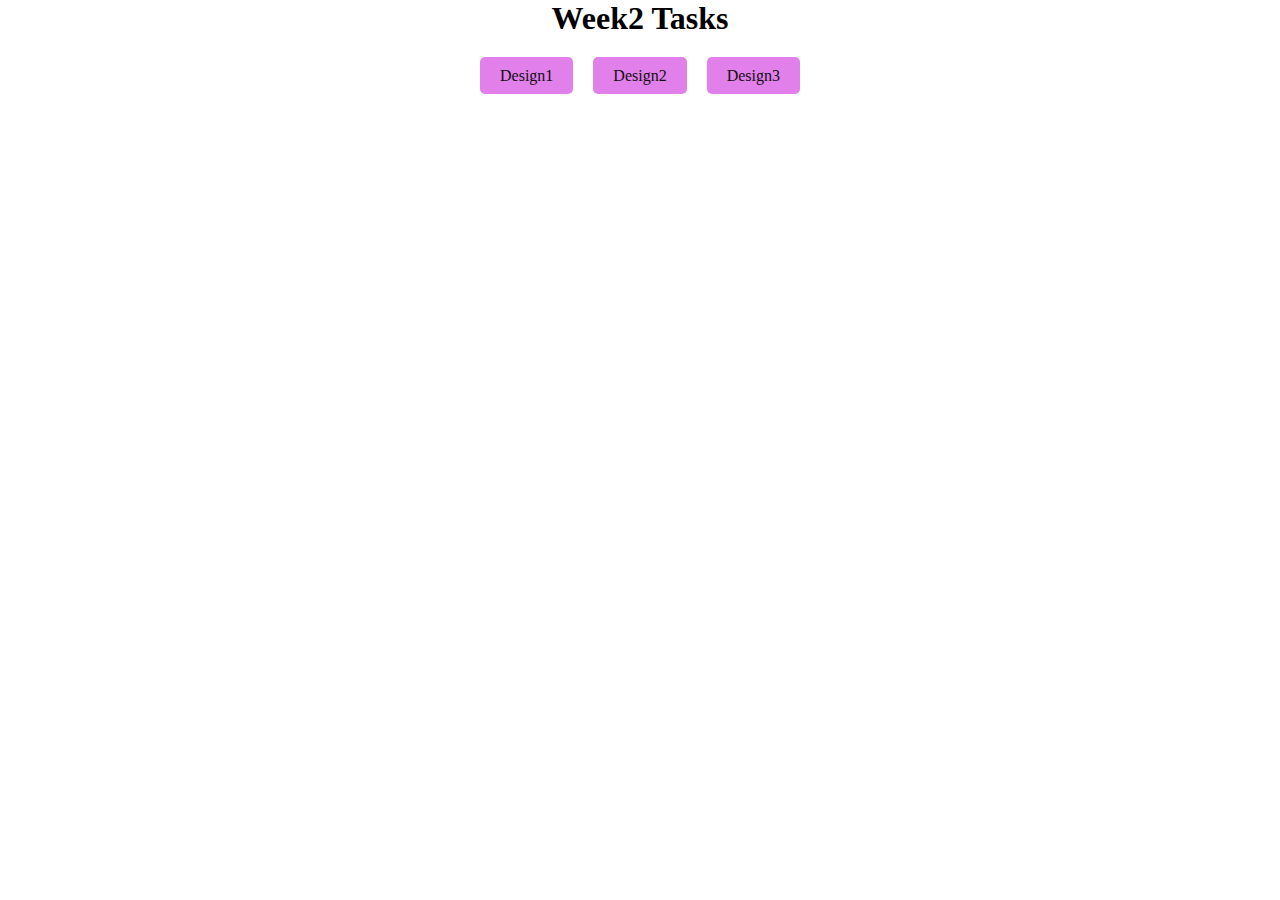
<file: index.html>
<!DOCTYPE html>
<html lang="en">
<head>
    <meta charset="UTF-8">
    <meta name="viewport" content="width=device-width, initial-scale=1.0">
    <link rel="stylesheet" href="style.css">
    <title>Document</title>
</head>
<body>
    <h1>Week2 Tasks</h1>
    <ul>
        <li><a href="design1/index.html" target="_blank" >Design1</a></li>
        <li><a href="design2/index.html" target="_blank" >Design2</a></li>
        <li><a href="design3/index.html" target="_blank" >Design3</a></li>
    </ul>
</body>
</html>
</file>
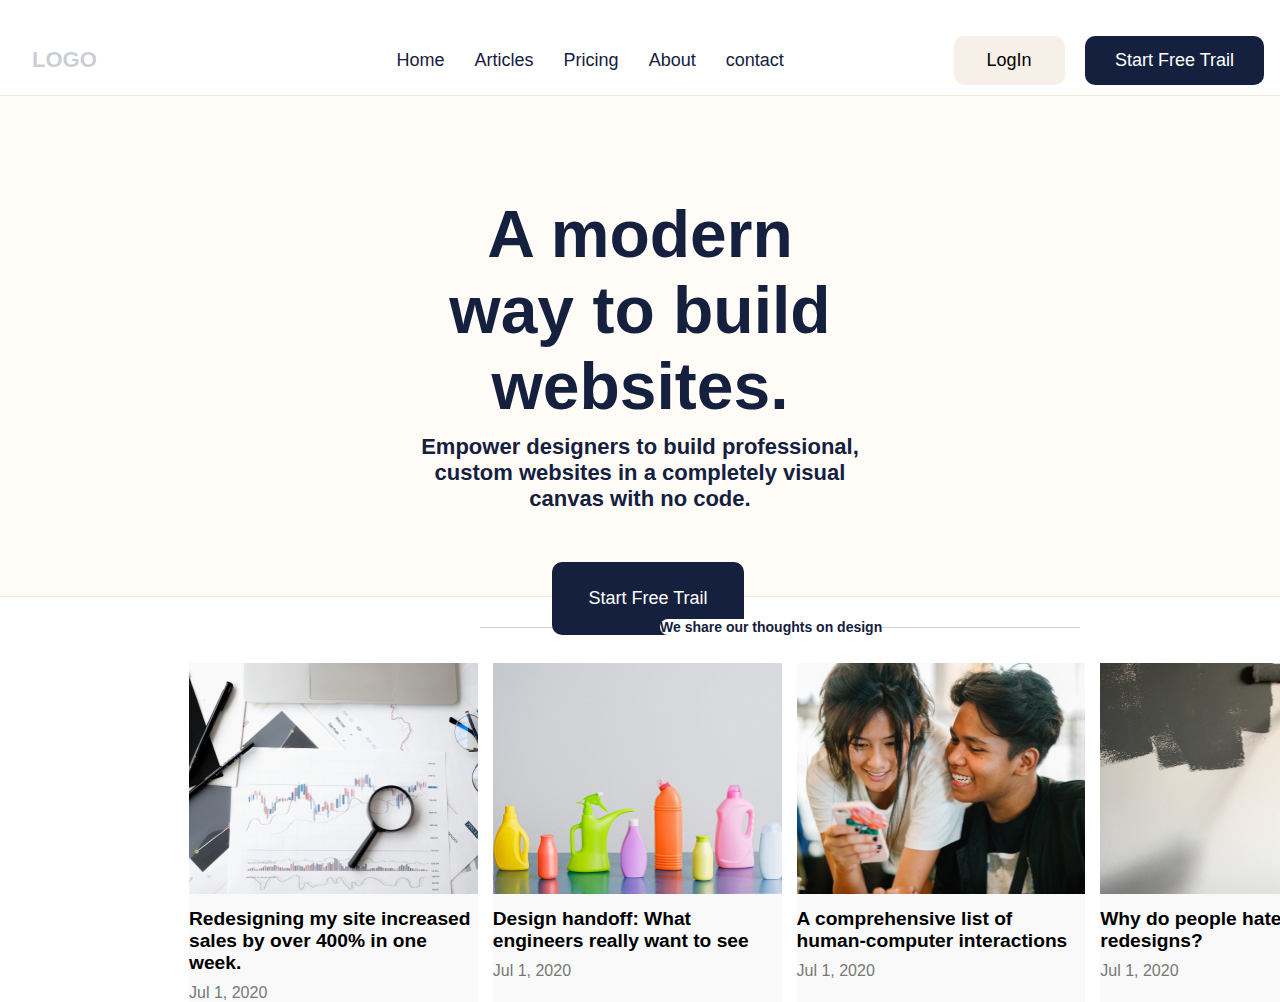
<file: design1/index.html>
<!DOCTYPE html>
<html lang="en">

<head>
    <meta charset="UTF-8">
    <meta name="viewport" content="width=device-width, initial-scale=1.0">
    <link rel="stylesheet" href="style.css">
    <title>Document</title>
</head>

<body>
    
    <header>
        <div class="container">
            <div class="content">
                <div class="logo">LOGO</div>
                <div class="menu">
                    <a href="#">Home</a>
                    <a href="#">Articles</a>
                    <a href="#">Pricing</a>
                    <a href="#">About</a>
                    <a href="#">contact</a>
                </div>
                <div class="btns">
                    <button class="login-btn">LogIn</button>
                    <button class="trail-btn">Start Free Trail</button>
                </div>
            </div>
        </div>
    </header>

    <div class="banner">
        <div class="container">
            <div class="b-content">
                <h1>A modern way to build websites.</h1>
                <p>Empower designers to build professional, custom websites in a completely visual canvas with no code.
                </p>
                <button class="trail2-btn">Start Free Trail</button>
            </div>
        </div>
    </div>

    <div class="line">
        <!-- <div class="text"> -->
        <p>We share our thoughts on design</p>
    <!-- </div> -->
    </div>
    <div class="container">
        <div class="cards">
    
            <div class="card c1">
                <img src="images/p1.png">
                <h1 class="card-h">Redesigning my site increased sales by over 400% in one week.</h1>
                <p class="card-p">Jul 1, 2020</p>
            </div>
    
            <div class="card c2">
                <img src="images/p2.png">
                <h1 class="card-h">Design handoff: What engineers really want to see</h1>
                <p class="card-p">Jul 1, 2020</p>
            </div>
    
            <div class="card">
                <img src="images/p3.png">
                <h1 class="card-h">A comprehensive list of human-computer interactions</h1>
                <p class="card-p">Jul 1, 2020</p>
            </div>
    
            <div class="card">
                <img src="images/p4.png">
                <h1 class="card-h">Why do people hate redesigns?</h1>
                <p class="card-p">Jul 1, 2020</p>
            </div>
        </div>
    </div>

</body>

</html>
</file>
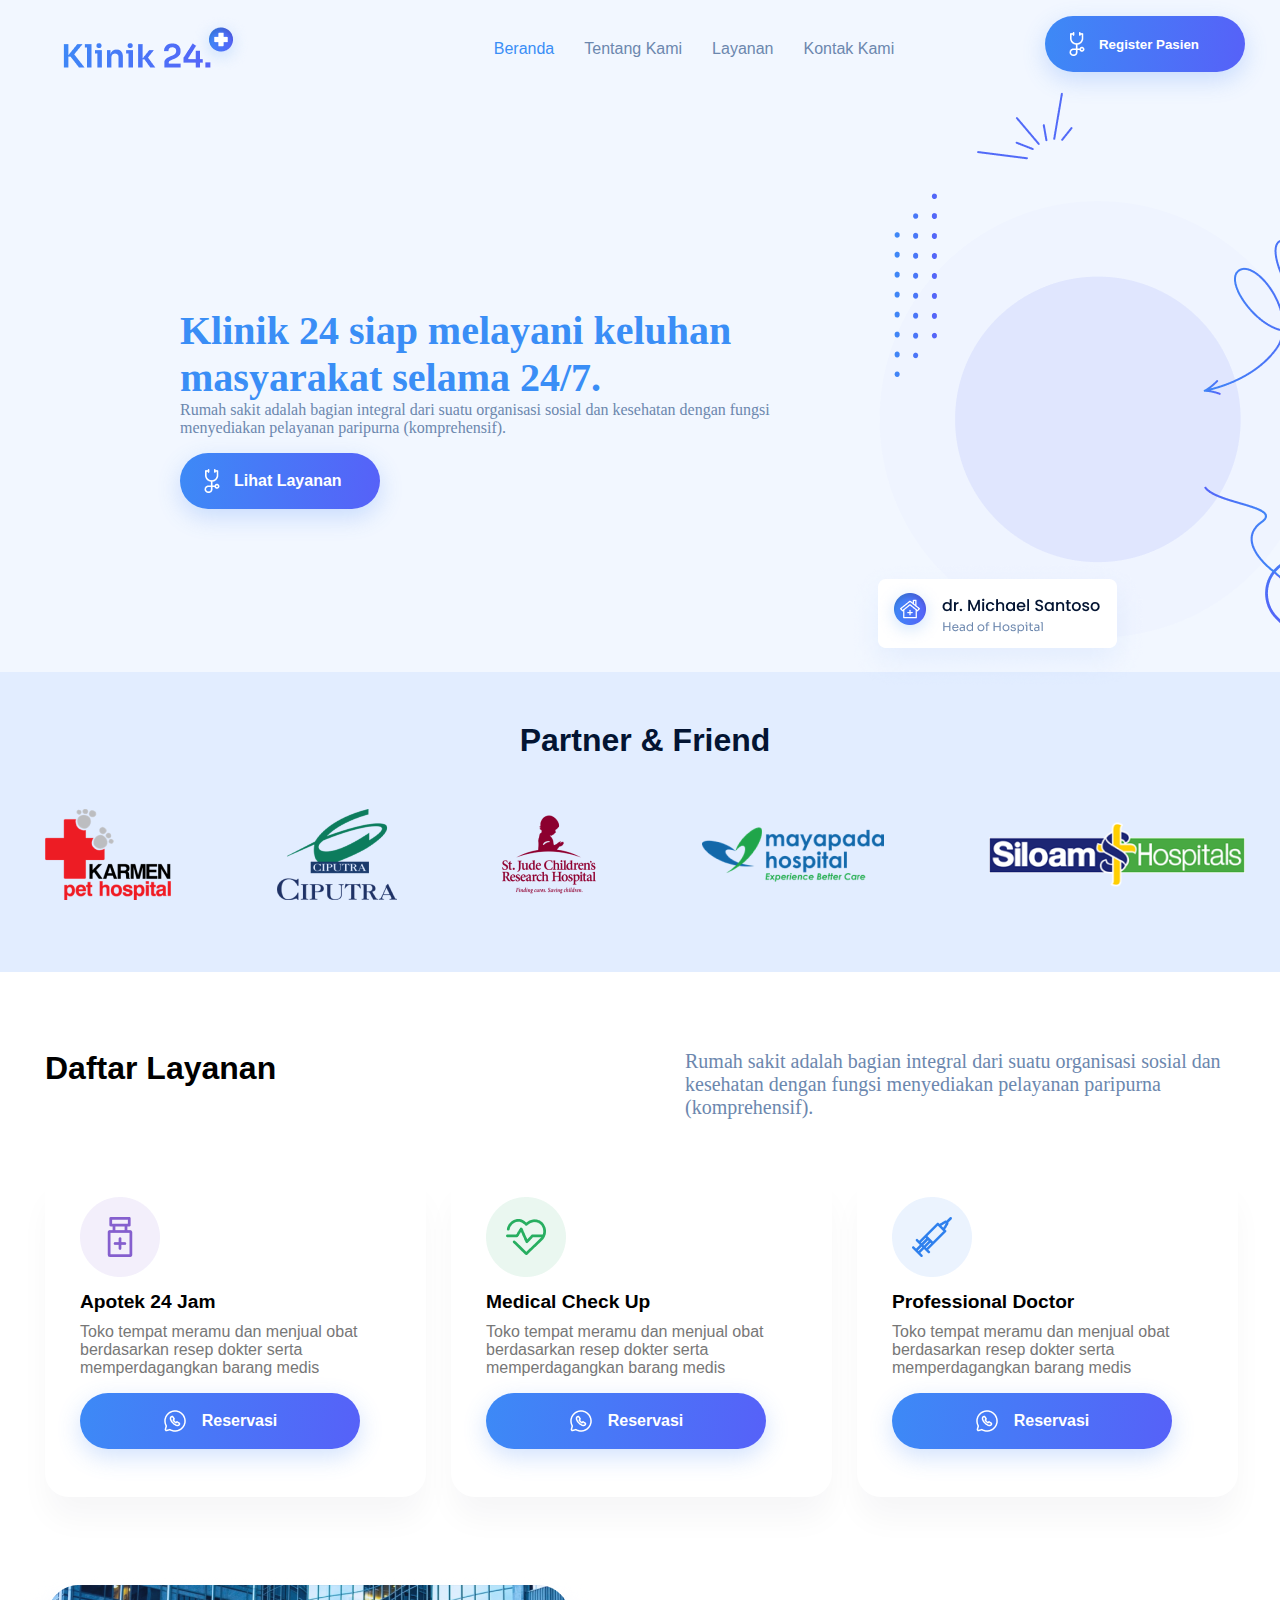
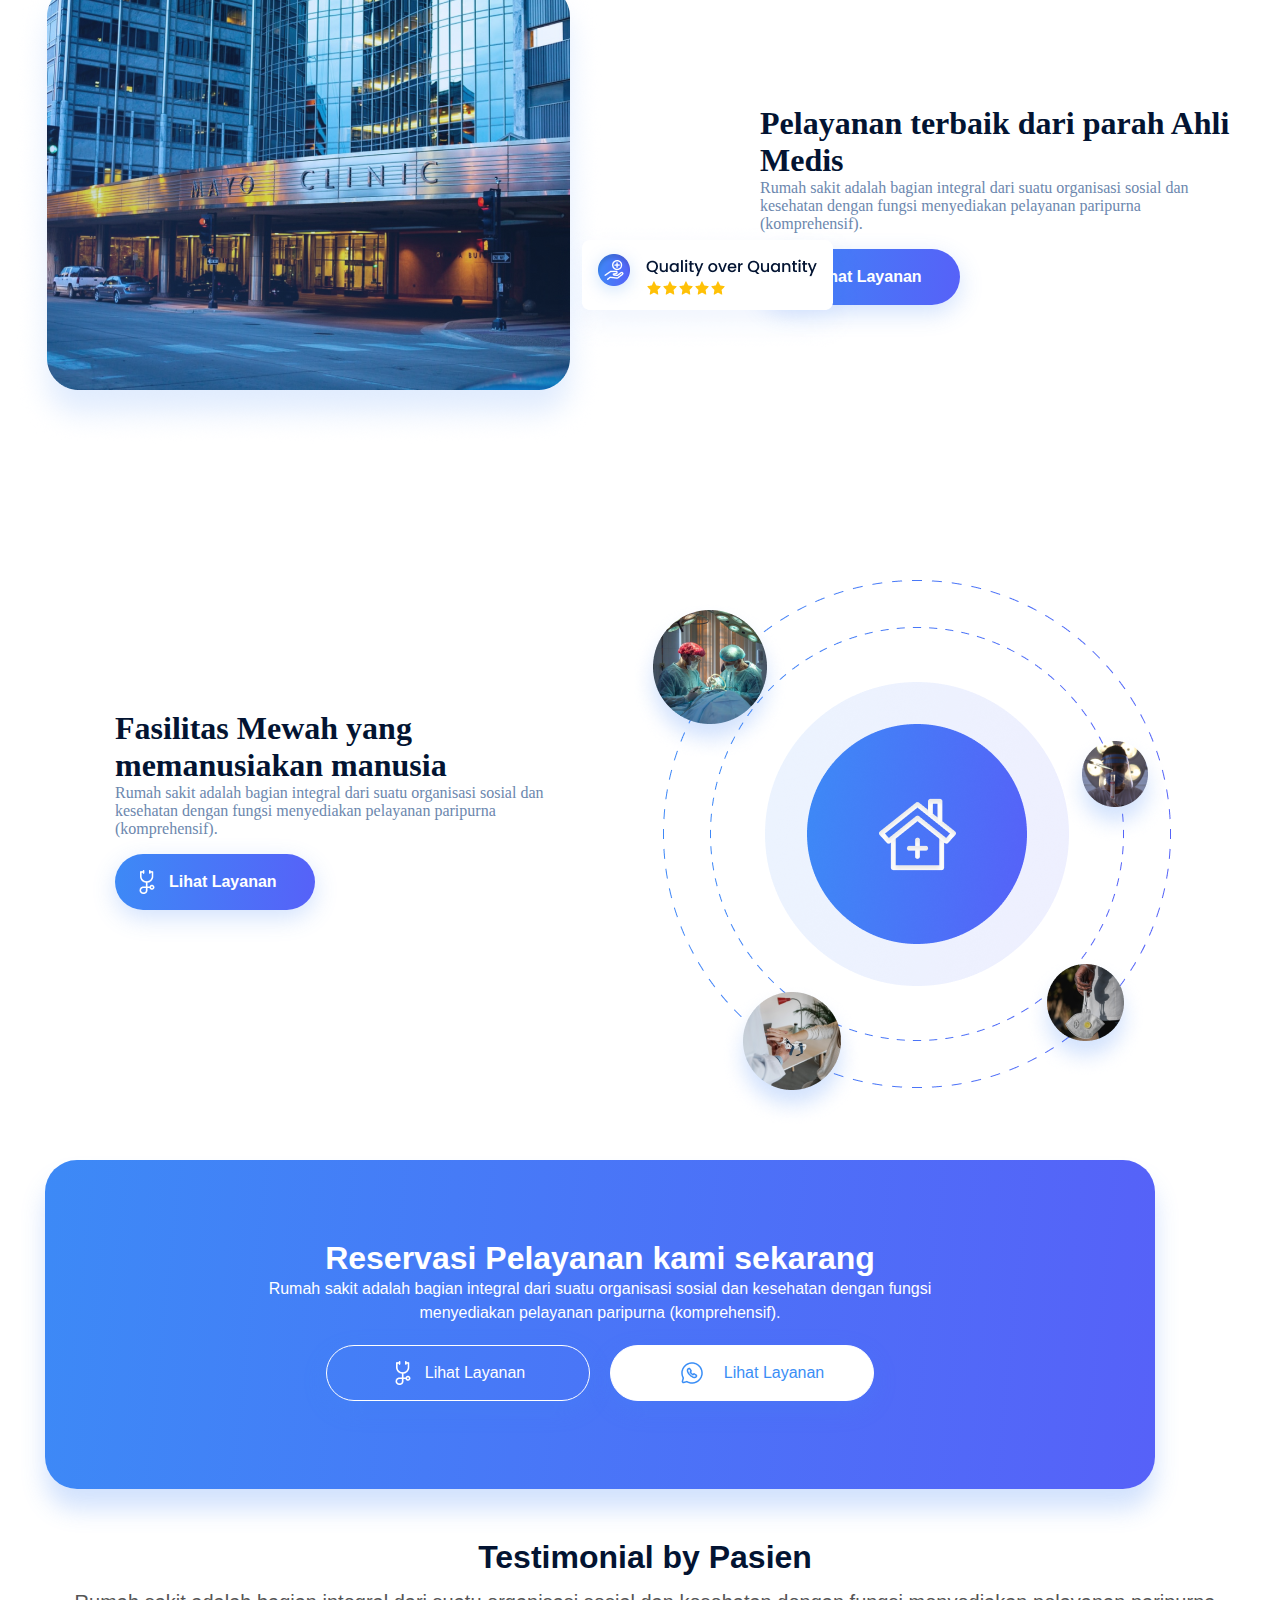
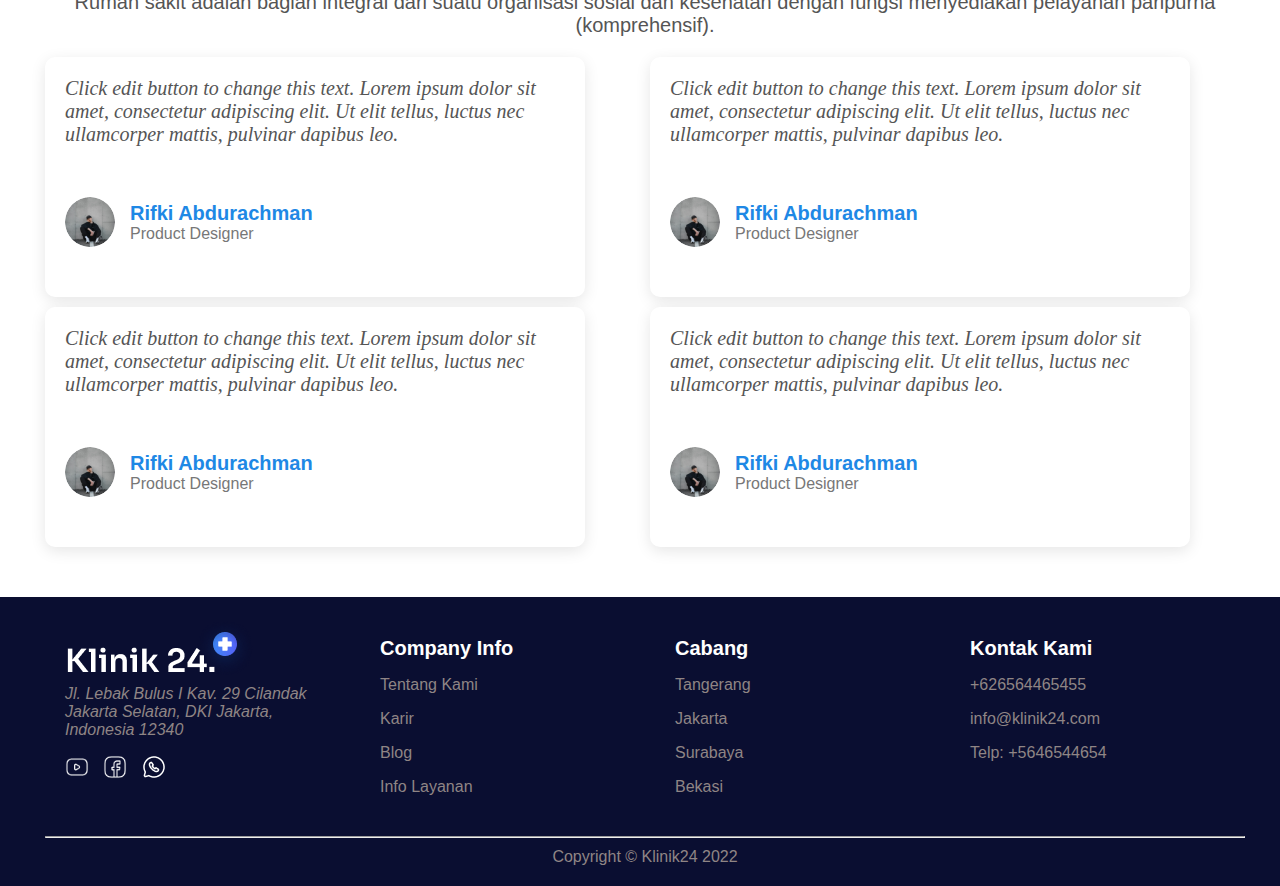
<file: design2/index.html>
<!DOCTYPE html>
<html lang="en">

<head>
    <meta charset="UTF-8">
    <meta name="viewport" content="width=device-width, initial-scale=1.0">
    <link rel="stylesheet" href="style.css">
    <title>Document</title>
</head>

<body>
    <div class="first-section">
        <header>
            <div class="container">
                <div class="content">
                    <div class="logo"><img src="images/Group 6.png" alt=""></div>
                    <div class="menu">
                        <a href="#" class="active">Beranda</a>
                        <a href="#">Tentang Kami</a>
                        <a href="#">Layanan</a>
                        <a href="#">Kontak Kami</a>
                    </div>
                    <button class="btns">
                        <img src="images/pasient.png" alt="">
                        <p>Register Pasien</p>
                    </button>

                </div>
            </div>
        </header>

        <div class="first_section_banner">
            <div class="container">
                <div class="b-content">
                    <div class="info">
                        <h1>Klinik 24 siap melayani keluhan masyarakat selama 24/7.</h1>
                        <p class="text">Rumah sakit adalah bagian integral dari suatu organisasi sosial dan kesehatan
                            dengan fungsi
                            menyediakan pelayanan paripurna (komprehensif).
                        </p>
                        <div class="b-btn">
                            <img class="b-btn-img" src="images/pasient.png" alt="">
                            <p class="b-btn-text">Lihat Layanan</p>
                        </div>

                    </div>
                    <div class="pic">
                        <img src="images/Object.png" alt="">
                    </div>
                </div>

            </div>

        </div>

        <div class="first_section_footer">
            <div class="container">
                <h1>Partner & Friend</h1>
                <div class="brands">
                    <img src="images/image 6.png" alt="">
                    <img src="images/image 11.png" alt="">
                    <img src="images/image 9.png" alt="">
                    <img src="images/image 10.png" alt="">
                    <img src="images/image 12.png" alt="">
                </div>
            </div>
        </div>
    </div>

    <div class="second-section">
        <div class="title-section">
            <div class="container">
                <div class="t-content">
                    <h1>Daftar Layanan</h1>
                    <p>Rumah sakit adalah bagian integral dari suatu organisasi sosial dan kesehatan dengan fungsi
                        menyediakan pelayanan paripurna (komprehensif).</p>
                </div>
            </div>
        </div>

        <div class="container">
            <div class="cards">

                <div class="card c1">
                    <img src="images/g3.png">
                    <h1 class="card-h">Apotek 24 Jam</h1>
                    <p class="card-p">Toko tempat meramu dan menjual obat berdasarkan resep dokter serta memperdagangkan
                        barang medis</p>
                    <div class="card-btn">
                        <img class="card-btn-img" src="images/whatsapp.png" alt="">
                        <p class="card-btn-text">Reservasi</p>
                    </div>
                </div>

                <div class="card c2">
                    <img src="images/g2.png">
                    <h1 class="card-h">Medical Check Up</h1>
                    <p class="card-p">Toko tempat meramu dan menjual obat berdasarkan resep dokter serta memperdagangkan
                        barang medis</p>
                    <div class="card-btn">
                        <img class="card-btn-img" src="images/whatsapp.png" alt="">
                        <p class="card-btn-text">Reservasi</p>
                    </div>
                </div>

                <div class="card">
                    <img src="images/g1.png">
                    <h1 class="card-h">Professional Doctor</h1>
                    <p class="card-p">Toko tempat meramu dan menjual obat berdasarkan resep dokter serta memperdagangkan
                        barang medis</p>
                    <div class="card-btn">
                        <img class="card-btn-img" src="images/whatsapp.png" alt="">
                        <p class="card-btn-text">Reservasi</p>
                    </div>
                </div>


            </div>
        </div>
    </div>

    <div class="third-section">
        <div class="container">
            <div class="b-content">
                <div class="pic">
                    <img src="images/unsplash_jGmBZypoFPc.png" alt="" class="pic1">
                    <img src="images/Frame 2983.png" alt="" class="pic2">
                </div>
                <div class="info">
                    <h1>Pelayanan terbaik dari parah Ahli Medis</h1>
                    <p class="text">Rumah sakit adalah bagian integral dari suatu organisasi sosial dan kesehatan dengan
                        fungsi menyediakan pelayanan paripurna (komprehensif).
                    </p>
                    <div class="b-btn">
                        <img class="b-btn-img" src="images/pasient.png" alt="">
                        <p class="b-btn-text">Lihat Layanan</p>
                    </div>

                </div>

            </div>
        </div>
    </div>

    <div class="fourth-section">
        <div class="container">
            <div class="b-content">
                <div class="info">
                    <h1>Fasilitas Mewah yang memanusiakan manusia</h1>
                    <p class="text">Rumah sakit adalah bagian integral dari suatu organisasi sosial dan kesehatan dengan
                        fungsi menyediakan pelayanan paripurna (komprehensif).
                    </p>
                    <div class="b-btn">
                        <img class="b-btn-img" src="images/pasient.png" alt="">
                        <p class="b-btn-text">Lihat Layanan</p>
                    </div>

                </div>
                <div class="pic">
                    <img src="images/Group 9419.png" alt="">
                </div>
            </div>
        </div>
    </div>

    <div class="fifth-section">
        <div class="container">
            <div class="f-content">
                <h1>Reservasi Pelayanan kami sekarang</h1>
                <p>Rumah sakit adalah bagian integral dari suatu organisasi sosial dan kesehatan dengan fungsi<br>
                    menyediakan pelayanan paripurna (komprehensif).</p>
                <div class="f-btns">
                    <button class="b1">
                        <img class="b-btn-img" src="images/pasient.png" alt="">
                        <p class="b-btn-text">Lihat Layanan</p>
                    </button>
                    <button class="b2"><img class="b-btn-img" src="images/whatsapp2.png" alt="">
                        <p class="b-btn-text">Lihat Layanan</p>
                    </button>
                </div>
            </div>
        </div>
    </div>

    <div class="section-six">
        <div class="container">
            <div class="s-content">
                <h2>Testimonial by Pasien</h2>
                <p>Rumah sakit adalah bagian integral dari suatu organisasi sosial dan kesehatan dengan fungsi
                    menyediakan pelayanan paripurna (komprehensif).</p>
                <div class="s-cards">
                    <div class="s-card">
                        <p>Click edit button to change this text. Lorem ipsum dolor sit amet, consectetur adipiscing
                            elit. Ut elit tellus, luctus nec ullamcorper mattis, pulvinar dapibus leo.</p>
                        <div class="profile">
                            <img src="images/Ellipse 17.png" alt="">
                            <div class="profile-info">
                                <h4>Rifki Abdurachman</h4>
                                <span>Product Designer</span>
                            </div>
                        </div>
                    </div>

                    <div class="s-card">
                        <p>Click edit button to change this text. Lorem ipsum dolor sit amet, consectetur adipiscing
                            elit. Ut elit tellus, luctus nec ullamcorper mattis, pulvinar dapibus leo.</p>
                        <div class="profile">
                            <img src="images/Ellipse 17.png" alt="">
                            <div class="profile-info">
                                <h4>Rifki Abdurachman</h4>
                                <span>Product Designer</span>
                            </div>
                        </div>
                    </div>

                    <div class="s-card">
                        <p>Click edit button to change this text. Lorem ipsum dolor sit amet, consectetur adipiscing
                            elit. Ut elit tellus, luctus nec ullamcorper mattis, pulvinar dapibus leo.</p>
                        <div class="profile">
                            <img src="images/Ellipse 17.png" alt="">
                            <div class="profile-info">
                                <h4>Rifki Abdurachman</h4>
                                <span>Product Designer</span>
                            </div>
                        </div>
                    </div>

                    <div class="s-card">
                        <p>Click edit button to change this text. Lorem ipsum dolor sit amet, consectetur adipiscing
                            elit. Ut elit tellus, luctus nec ullamcorper mattis, pulvinar dapibus leo.</p>
                        <div class="profile">
                            <img src="images/Ellipse 17.png" alt="">
                            <div class="profile-info">
                                <h4>Rifki Abdurachman</h4>
                                <span>Product Designer</span>
                            </div>
                        </div>
                    </div>
                </div>
            </div>
        </div>
    </div>

    <div class="footer-section">
        <div class="container">
            <div class="content">
                <div class="sections">
                    <div class="s1">
                        <div class="logo">
                            <img src="images/Group 9422 (1).png" alt="">
                        </div>
                        <p>Jl. Lebak Bulus I Kav. 29 Cilandak Jakarta Selatan, DKI Jakarta, Indonesia 12340</p>
                        <div class="socia-media-icons">
                            <img src="images/youtube.png" alt="">
                            <img src="images/facebook.png" alt="">
                            <img src="images/whatsapp.png" alt="">
                        </div>
                    </div>
                    <div class="s">
                        <h1>Company Info</h1>
                        <p>Tentang Kami</p>
                        <p>Karir</p>
                        <p>Blog</p>
                        <p>Info Layanan</p>
                    </div>
                    <div class="s">
                        <h1>Cabang</h1>
                        <p>Tangerang</p>
                        <p>Jakarta</p>
                        <p>Surabaya</p>
                        <p>Bekasi</p>
                    </div>
                    <div class="s">
                        <h1>Kontak Kami</h1>
                        <p>+626564465455</p>
                        <p>info@klinik24.com</p>
                        <p>Telp: +5646544654</p>
                    </div>
                </div>
            </div>
        </div>
        <footer>
            <div class="container">
                <hr>
                <p>Copyright © Klinik24 2022</p>
            </div>
            
        </footer>
    </div>
    

</body>

</html>
</file>
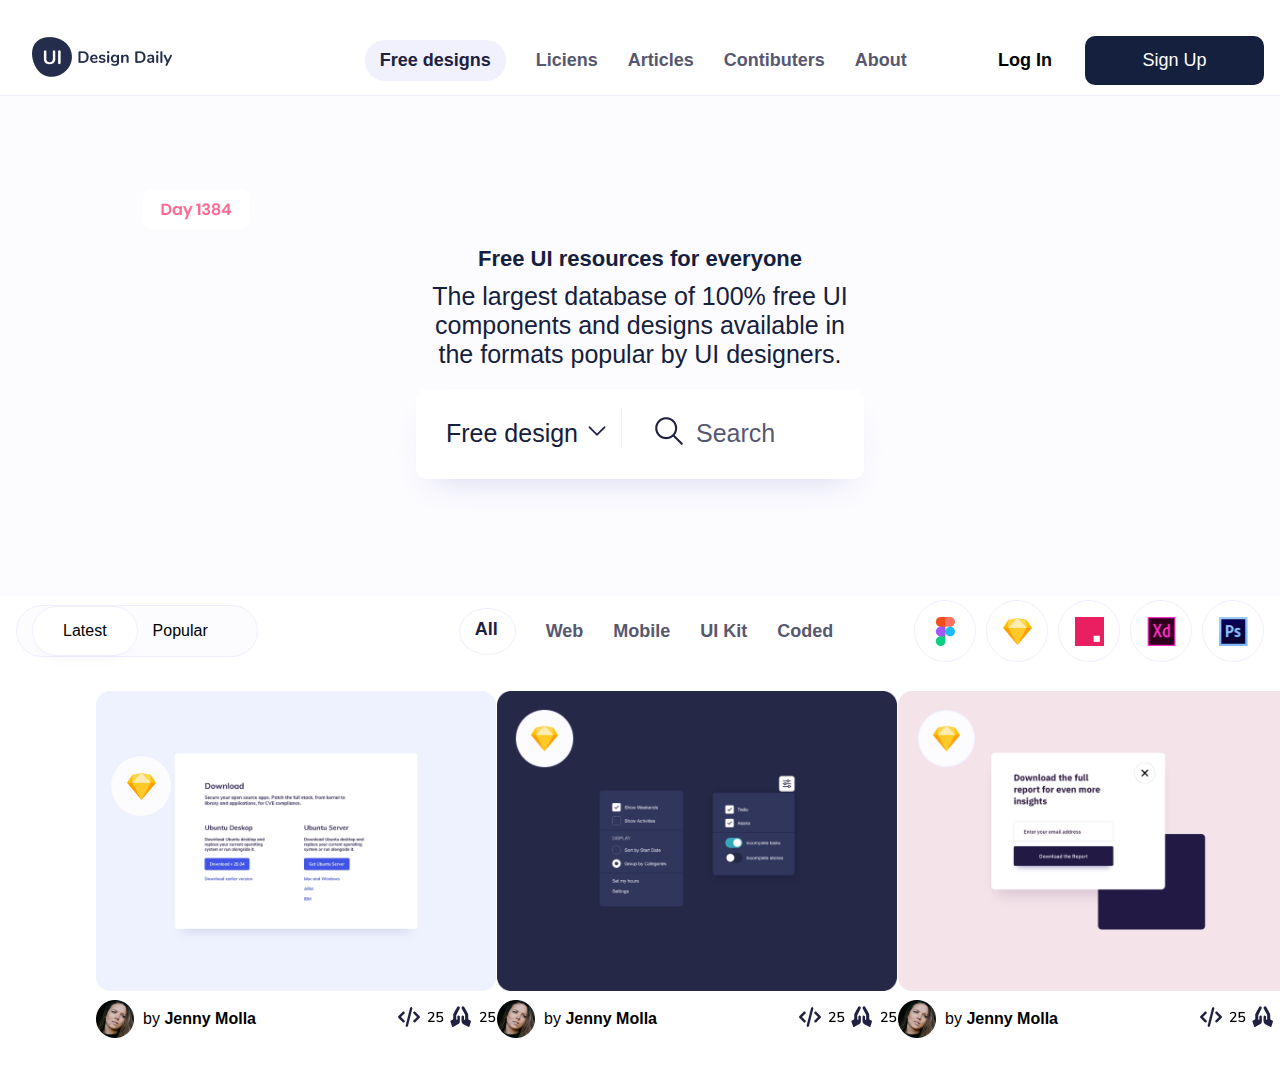
<file: design3/index.html>
<!DOCTYPE html>
<html lang="en">
<head>
    <meta charset="UTF-8">
    <meta name="viewport" content="width=device-width, initial-scale=1.0">
    <link rel="stylesheet" href="style.css">
    <title>Document</title>
</head>
<body>
    <header>
        <div class="container">
            <div class="content">
                <div class="logo"><img src="images/logo.png" alt=""></div>
                <div class="menu">
                    <a href="#" class="active">Free designs</a>
                    <a href="#">Liciens</a>
                    <a href="#">Articles</a>
                    <a href="#">Contibuters</a>
                    <a href="#">About</a>
                </div>
                <div class="btns">
                    <button class="login-btn">Log In</button>
                    <button class="trail-btn">Sign Up</button>
                </div>
            </div>
        </div>
    </header>

    <div class="banner">
        <div class="container">
            <div class="b-content">
                <h1>Free UI resources for everyone</h1>
                <p>The largest database of 100% free UI components and designs available in the formats popular by UI designers.
                </p>
                <div class="search-box">
                    <div class="box">
                        <p>Free design</p> 
                        <img src="images/Vector.png" alt="">
                    </div>
                    <div class="search">
                        <img src="images/chevron-down.png" alt="">
                        <p>Search</p>
                    </div>
                </div>
            </div>
            <img class="day" src="images/Group 17.png" alt="">
        </div>
    </div>

    <div class="middle-section">
        <div class="container">
            <div class="content">
                <div class="btn">
                    <p class="latest">Latest</p>
                    <p class="popular">Popular</p>
                </div>
                <div class="m-menu">
                    <a href="#" class="active">All</a>
                    <a href="#">Web</a>
                    <a href="#">Mobile</a>
                    <a href="#">UI Kit</a>
                    <a href="#">Coded</a>
                </div>
                <div class="brands">
                    <div class="image"><img src="images/brand1.png" alt=""></div>
                    <div class="image"><img src="images/brand2.png" alt=""></div>
                    <div class="image"><img src="images/brand3.png" alt=""></div>
                    <div class="image"><img src="images/brand4.png" alt=""></div>
                    <div class="image"><img src="images/brand5.png" alt=""></div>
                </div>
            </div>
        </div>
    </div>

    <div class="container">
        <div class="cards">
            <div class="card">
                <img src="images/Rectangle 15.png" class="card-img" alt="">
                <div class="brand"><img src="images/brand2.png"></div>
                
                <div class="card-info">
                    <div class="person">
                        <img src="images/Mask Group.png" alt="">
                        <p>by <span>Jenny Molla</span></p>
                    </div>
                    <div class="rate">
                        <img src="images/Group 24.png" alt="">
                        <img src="images/Group 23.png" alt="">
                    </div>
                </div>
            </div>

            <div class="card">
                <img src="images/Group 21.png" class="card-img" alt="">
                <!-- <div class="brand2"><img src="images/brand2.png"></div> -->
                
                <div class="card-info">
                    <div class="person">
                        <img src="images/Mask Group.png" alt="">
                        <p>by <span>Jenny Molla</span></p>
                    </div>
                    <div class="rate">
                        <img src="images/Group 24.png" alt="">
                        <img src="images/Group 23.png" alt="">
                    </div>
                </div>
            </div>

            <div class="card">
                <img src="images/Group 22.png" class="card-img" alt="">
                <!-- <div class="brand3"><img src="images/brand2.png"></div> -->
                
                <div class="card-info">
                    <div class="person">
                        <img src="images/Mask Group.png" alt="">
                        <p>by <span>Jenny Molla</span></p>
                    </div>
                    <div class="rate">
                        <img src="images/Group 24.png" alt="">
                        <img src="images/Group 23.png" alt="">
                    </div>
                </div>
            </div>
        </div>
    </div>    

    


</body>
</html>
</file>
<file: style.css>
* {
    margin: 0;
    padding: 0;
    box-sizing: border-box;
}

h1 {
    text-align: center;
    margin-bottom: 20px;
}
ul {
    list-style-type: none;
    display: flex;
    justify-content: center;
}
li {
    margin: 10px;
}
a {
    text-decoration: none;
    color: #120e0e;
    background-color: #e180eb;
    padding: 10px 20px;
    border-radius: 5px;
}

a:hover {
    background-color: #d18ebc;
}
</file>
<file: design1/style.css>
*{
    margin: 0;
    padding: 0;
    font-family: sans-serif;
}
.container{
    max-width: 1600px;
    margin: auto;
    padding-left: 16px;
    padding-right: 16px;
}
header{
    margin-top: 25px;
}
header .content{
    display: flex;
    align-items: center;
    justify-content: space-between;
    height: 70px;
}
header .content .logo {
    font-size: 22px;
    font-weight: bold;
    color:#14203E3D;
    margin-left: 16px;
}
header .content .menu{
    display: flex;
    align-items: center;
    justify-content: space-between;
    margin-left: 100px;
}
header .content .menu a{
    font-size: 18px;
    margin-left: 30px;
    text-decoration: none;
    color: #14203E;
    
}
header .content .btns .login-btn{
    border: none;
    border-radius: 10px;
    font-size: 18px;
    background-color: #F6F0E8;
    width: 111px;
    height: 49px;
}
header .content .btns .trail-btn{
    border: none;
    border-radius: 10px;
    font-size: 18px;
    color: #FFFFFF;
    background-color: #14203E;
    width: 179px;
    height: 49px;
    margin-left: 16px;
}
.banner{
    border-top: 1px #F4E8D8 solid;
    border-bottom: 1px #F4E8D8 solid;
    background-color: #FFFCF8;
    height: 500px;
}
.banner .b-content{
    text-align: center;
    margin-top: 100px;
    margin-left: 400px;
    margin-right: 400px;
}
.banner .b-content h1 {
    font-size: 66px;
    color: #14203E;
}
.banner .b-content p {
    font-size: 22px;
    margin-top: 10px;
    color: #14203E;
    font-weight: bold;
}
.banner .b-content .trail2-btn{
    border: none;
    border-radius: 10px;
    font-size: 18px;
    color: #FFFFFF;
    background-color: #14203E;
    width: 192px;
    height: 73px;
    margin-left: 16px;
    margin-top: 50px
}
.line{
    background-color:  #14203E33;
    ;
    border-radius: 10px;
    height: 1px;
    width: 600px;
    margin-top: 30px;
    margin-bottom: 25px;
    margin-left: 480px;
    position: relative;
}

/* .line .text{
    background-color: #14203E;
    border-radius: 10px;
    height: 6px;
    width: 600px;
    margin-top: 30px;
    margin-bottom: 25px;
    margin-left: 480px;
    
} */
.line  p{
    position: absolute;
    top: -8px;
    color: #14203E;
    font-size: 14px;
    font-weight: bold;
    text-align: center;
    border-radius: 10px;
    /* border: #F6F0E8 5px solid; */
    background-color:#FFFFFF ;
    margin-left: 180px;
    
}
.cards {
    /* border: 2px solid black; */
    display: grid;
    grid-template-columns: repeat(4, 1fr);
    grid-gap: 15px;
    width: 1200px;
    height: auto;
    margin-top: 35px;
    margin-left: 173px;
    margin-right: 500px;
    /* background-color: brown;
     
    margin-right: 173; */
    /* background-color: brown; */
}

.cards .card {
    background-color: #f9f9f9;
    /* border: 1px solid #ccc; */
    /* padding: 20px; */
    /* text-align: center; */
    /* box-shadow: 0 4px 8px rgba(0, 0, 0, 0.1); */
    /* width: 200px;*/

}
.cards .card img{
    width: 100%;
    height: 231px;
}

.cards .card h1 {
    font-size: 1.2em;
    margin: 10px 0;
}

.cards .card p {
    color: #777;
}


@media (max-width: 800px) {
    header .content .menu {
        margin-left: 50px;
    }

    header .content .menu a {
        font-size: 16px;
        margin-left: 20px;
    }

    header .content .btns .login-btn,
    header .content .btns .trail-btn {
        font-size: 16px;
        height: 40px;
        width: 120px;
    }

    .banner .b-content {
        margin-left: 20px;
        margin-right: 20px;
    }

    .banner .b-content h1 {
        font-size: 36px;
    }

    .banner .b-content p {
        font-size: 18px;
    }

    .line {
        margin-left: 80px;
    }

    .cards {
        grid-template-columns: repeat(2, 1fr);
        margin-left: 20px;
        width: 90%;
    }

    .cards .card {
        margin: 0;
    }
}

@media Screen and (max-width: 500px) {
    header .content {
        flex-direction: column;
        align-items: flex-start;
        margin-bottom: 10px;
    }

    header .content .menu {
        margin-left: 0;
        flex-wrap: wrap;
    }

    header .content .menu a {
        margin-left: 10px;
        font-size: 14px;
    }

    header .content .btns .login-btn,
    header .content .btns .trail-btn {
        font-size: 16px;
        width: 160px;
        height: 20px;
    }

    .banner .b-content {
        text-align: center;
    }

    .banner .b-content h1 {
        font-size: 28px;
    }

    .banner .b-content p {
        font-size: 16px;
    }

    .line {
        margin-left: 0;
        width: 400px;
    }

    .line p {
        margin-left: 80px;
    }

    .cards {
        grid-template-columns: 1fr;
        width: 90%;
    }

    .cards .card {
        margin: 10px 0;
    }

    .cards .card img {
        height: auto;
    }
}
</file>
<file: design2/style.css>
* {
    margin: 0;
    padding: 0;
    font-family: sans-serif;
}

.container {
    max-width: 1200px;
    margin: auto;
    padding-left: 26px;
    padding-right: 16px;
}

.first-section {
    height: 800px;
    /* border: #14203E 1px solid; */
    background: #F2F7FF;
}

header .content {
    display: flex;
    align-items: center;
    justify-content: space-between;
}

header .content .logo {
    width: 172px;
    height: 49px;
    margin-left: 16px;
}

header .content .menu {
    display: flex;
    align-items: center;
    justify-content: space-between;
    margin-left: 80px;
    margin-top: 25px;
}

header .content .menu a {
    font-size: 16px;
    margin-left: 30px;
    text-decoration: none;
    color: #6C87AE;


}

header .content .menu .active {
    color: #3A8EF6;

}

header .content .btns {
    border: none;
    display: flex;
    align-items: center;
    margin-top: 16px;
    width: 200px;
    height: 56px;
    border-radius: 50px;
    background: linear-gradient(96.14deg, #3A8EF6 -10.84%, #6F3AFA 196.74%);
    box-shadow: 0px 8px 23px 0px #4184F73D;
}

header .content .btns img {
    padding-left: 20px;
}

header .content .btns p {
    padding-left: 10px;
    color: #FFFFFF;
    font-weight: bold;
}

.first_section_banner .b-content {
    display: grid;
    grid-template-columns: repeat(2, 1fr);
    margin-top: 20px;
    margin-left: -30px;
}

.first_section_banner .b-content .info {
    grid-column: 1/2;
    width: 666px;
    height: 280px;
    margin-top: 215px;
    margin-left: 165px;
    gap: 40px;
}

.first_section_banner .b-content h1 {
    font-family: Poppins;
    font-size: 40px;
    text-align: left;
    color: #3A8EF6;
}

.first_section_banner .b-content .text {
    font-family: Sora;
    font-size: 16px;
    color: #6C87AE;

}

.first_section_banner .b-content .pic {
    grid-column: 2/2;
    width: 500px;
    height: 580px;
}

.first_section_banner .b-content .b-btn {
    display: flex;
    align-items: center;
    margin-top: 16px;
    width: 200px;
    height: 56px;
    border-radius: 50px;
    background: linear-gradient(96.14deg, #3A8EF6 -10.84%, #6F3AFA 196.74%);
    box-shadow: 0px 8px 23px 0px #4184F73D;
}

.first_section_banner .b-content .info .b-btn .b-btn-img {
    padding-left: 20px;
}

.first_section_banner .b-content .info .b-btn .b-btn-text {
    padding-left: 10px;
    color: #FFFFFF;
    font-weight: bold;
}

.first_section_footer {
    background: #E2EDFF;
    height: 300px;
    text-align: center;
}

.first_section_footer h1 {
    padding-top: 50px;
    color: #031432;

}

.first_section_footer .brands {
    display: flex;
    align-items: center;
    justify-content: space-between;
    padding-top: 50px;
}

.second-section {
    margin-top: 250px;
    height: 500px;
    background-color: #FFFFFF;
}

.second-section .t-content {
    display: flex;
    align-items: start;
    justify-content: space-between;
}

.second-section .title-section p {
    font-family: Sora;
    font-size: 20px;
    width: 560px;
    height: 72px;
    color: #6C87AE;
}

.cards {
    /* border: 2px solid black; */
    display: grid;
    grid-template-columns: repeat(4, 1fr);
    grid-gap: 25px;
    height: auto;
    margin-top: 50px;
    /* 
    margin-right: 500px; */
    /* background-color: brown;
     
    margin-right: 173; */
    /* background-color: brown; */
}

.cards .card {
    /* border: 2px solid black;  */
    width: 346px;
    height: 300px;
    padding-left: 35px;
    padding-top: 25px;
    border-radius: 24px;
    ;
    background: #FFFFFF;
    box-shadow: 0px 24px 32px -3px #0309320A;



}

.cards .card img {
    width: 80px;
    height: 80px;

}

.cards .card h1 {
    font-size: 1.2em;
    margin: 10px 0;
}

.cards .card p {
    color: #777;
}

.second-section .cards .card .card-btn {
    display: flex;
    align-items: center;
    justify-content: center;
    margin-top: 16px;
    width: 280px;
    height: 56px;
    border-radius: 50px;
    background: linear-gradient(96.14deg, #3A8EF6 -10.84%, #6F3AFA 196.74%);
    box-shadow: 0px 8px 23px 0px #4184F73D;
}

.second-section .cards .card .card-btn .card-btn-img {
    width: 24px;
    height: 24px;
}

.second-section .cards .card .card-btn .card-btn-text {
    padding-left: 15px;
    color: #FFFFFF;
    font-weight: bold;
    font-size: 16px;
}

.third-section .b-content {
    /* border: 2px solid black; */
    display: grid;
    grid-template-columns: repeat(2, 1fr);
    margin-top: 25px;
    margin-left: -30px;
}

.third-section .b-content .info {
    grid-column: 2/2;
    width: 485px;
    height: 280px;
    margin-top: 130px;
    margin-left: 165px;
    gap: 40px;
}

.third-section .b-content h1 {
    font-family: Poppins;
    font-size: 32px;
    text-align: left;
    color: #031432;
}

.third-section .b-content .text {
    font-family: Sora;
    font-size: 16px;
    color: #6C87AE;

}

.third-section .b-content .pic {
    grid-column: 1/2;
    width: 500px;
    height: 580px;

}

.third-section .b-content .pic .pic1 {
    position: relative;

}

.third-section .b-content .pic .pic2 {
    position: absolute;
    top: 1820px;
    left: 550px;

}

.third-section .b-content .b-btn {
    display: flex;
    align-items: center;
    margin-top: 16px;
    width: 200px;
    height: 56px;
    border-radius: 50px;
    background: linear-gradient(96.14deg, #3A8EF6 -10.84%, #6F3AFA 196.74%);
    box-shadow: 0px 8px 23px 0px #4184F73D;
}

.third-section .b-content .info .b-btn .b-btn-img {
    padding-left: 20px;
}

.third-section .b-content .info .b-btn .b-btn-text {
    padding-left: 10px;
    color: #FFFFFF;
    font-weight: bold;
}

.fourth-section .b-content {
    /* border: 2px solid black; */
    display: grid;
    grid-template-columns: repeat(2, 1fr);
    margin-top: 25px;
    margin-left: -30px;
}

.fourth-section .b-content .info {
    grid-column: 1/2;
    width: 485px;
    height: 280px;
    margin-top: 130px;
    margin-left: 100px;
    gap: 40px;
}

.fourth-section .b-content h1 {
    font-family: Poppins;
    font-size: 32px;
    text-align: left;
    color: #031432;
}

.fourth-section .b-content .text {
    font-family: Sora;
    font-size: 16px;
    color: #6C87AE;

}

.fourth-section .b-content .pic {
    grid-column: 2/2;
    width: 500px;
    height: 580px;

}

.fourth-section .b-content .b-btn {
    display: flex;
    align-items: center;
    margin-top: 16px;
    width: 200px;
    height: 56px;
    border-radius: 50px;
    background: linear-gradient(96.14deg, #3A8EF6 -10.84%, #6F3AFA 196.74%);
    box-shadow: 0px 8px 23px 0px #4184F73D;
}

.fourth-section .b-content .info .b-btn .b-btn-img {
    padding-left: 20px;
}

.fourth-section .b-content .info .b-btn .b-btn-text {
    padding-left: 10px;
    color: #FFFFFF;
    font-weight: bold;
}

.fifth-section .f-content {
    /* border: 2px solid black; */
    width: 1110px;
    height: 329px;
    top: 2967px;
    left: 165px;
    border-radius: 32px;
    background: linear-gradient(96.14deg, #3A8EF6 -10.84%, #6F3AFA 196.74%);
    box-shadow: 0px 20px 24px 0px #4184F73D;
    text-align: center;

}
.fifth-section .f-content h1 {
    color: #FFFFFF;
    font-family: Poppins, sans-serif;
    font-size: 32px;
    padding-top: 80px;
}

.fifth-section .f-content p {
    color: #FFFFFF;
    font-family: Sora, sans-serif;
    font-size: 16px;
    font-weight: 400;
    line-height: 24px;
    text-align: center;
}

.fifth-section .f-content .f-btns {
    margin-top: 20px;
    display: flex;
    justify-content: center; /* Center-aligns the buttons */
    gap: 20px; /* Adds space between buttons */
}

.fifth-section .f-content .f-btns .b1,
.fifth-section .f-content .f-btns .b2 {
    width: 264px;
    height: 56px;
    padding: 16px 28px;
    border-radius: 100px ;
    border: 1px solid #FFFFFF;
    background-color: transparent; 
    box-shadow: 0px 8px 23px 0px rgba(65, 132, 247, 0.24);
    display: flex;
    align-items: center;
    justify-content: center;
    gap: 10px; /* Spaces the icon and text */
    color: #FFFFFF;
}
.fifth-section .f-content .f-btns .b2{
    background-color: #FFFFFF;
    
}

.fifth-section .f-content .f-btns .b2 .b-btn-img {
    padding-left: 20px;
    color: #3A8EF6;
}

.fifth-section .f-content .b2 .b-btn-text {
    padding-left: 10px;
    font-size: 16px;
    color: #3A8EF6;
}
.section-six {
    padding: 50px 0;
}

.s-content {
    text-align: center;
}

.s-content h2 {
    font-size: 32px;
    margin-bottom: 15px;
    color: #031432;
}

.s-content p {
    font-size: 20px;
    color: #555;
}

.s-content .s-cards {
    margin-top: 20px;
    display: grid;
    grid-template-columns: repeat(2, 1fr);
    grid-gap: 10px;
}

.s-cards .s-card {
    width: 500px;
    height: 200px;
    background-color: #fff;
    border-radius: 10px;
    padding: 20px;
    box-shadow: 0 4px 15px rgba(0, 0, 0, 0.1);
    text-align: left;
}

.s-cards .s-card p {
    font-style: italic;
    font-size: 20px;
    width: 471px;
    height: 120px;
    font-family: Poppins;
}

.profile {
    display: flex;
    align-items: center;
    width: 400px;
}

.profile img {
    border-radius: 50%;
    width: 50px;
    height: 50px;
    margin-right: 15px;
}

.profile-info h4 {
    font-size: 20px;
    color: #1E88E5;
}

.profile-info span {
    font-size: 16px;
    color: #777;
}

.footer-section {
    background-color: #0A0E31; /* Light background for footer */
    padding: 20px 0; /* Padding for spacing */
}
.sections {
    display: grid;
    grid-template-columns: repeat(4, 1fr); /* Four equal columns */
    gap: 20px; /* Space between columns */
    padding: 0 20px; /* Inner padding for sections */
}
.sections  .s {
    padding: 20px; /* Padding for each column */
}
.sections .s h1{
    color: #FFFFFF;
    font-size: 20px;
}
.sections .s p{
    color: #8f8585;
    font-size: 16px;
    padding-top: 16px;
}
.sections .s1 p{
    color: #8f8585;
    font-size: 16px;
    font-size: 16px;
    font-style: italic
}
.socia-media-icons img {
    padding-top: 16px;
    margin-right: 10px; /* Space between social media icons */
    width: 24px; /* Optional width for icons */
    height: auto; /* Maintain aspect ratio */
}
footer {
    text-align: center; /* Center the footer text */
    margin-top: 20px; /* Space between footer and sections */
}
footer p{
    padding-top: 10px ; /* Padding inside the footer */
    color: #8f8585;
}
</file>
<file: design3/style.css>
* {
    margin: 0;
    padding: 0;
    font-family: sans-serif;
}

.container {
    max-width: 1600px;
    margin: auto;
    padding-left: 16px;
    padding-right: 16px;
}

header {
    margin-top: 25px;
}

header .content {
    display: flex;
    align-items: center;
    justify-content: space-between;
    height: 70px;
}

header .content .logo {
    font-size: 22px;
    font-weight: bold;
    color: #14203E3D;
    margin-left: 16px;
}

header .content .menu {
    display: flex;
    align-items: center;
    justify-content: space-between;
    margin-left: 100px;
}

header .content .menu a {
    font-size: 18px;
    margin-left: 30px;
    text-decoration: none;
    color: #575870;
    font-weight: bold;


}

header .content .menu .active {
    border-radius: 20px;
    background: #F1F1FD;
    padding: 10px 15px 10px 15px;
    color: #202142;



}

header .content .btns .login-btn {
    border: none;
    font-size: 18px;
    background: none;
    width: 111px;
    height: 49px;
    font-weight: bold;
}

header .content .btns .trail-btn {
    border: none;
    border-radius: 10px;
    font-size: 18px;
    color: #FFFFFF;
    background-color: #14203E;
    width: 179px;
    height: 49px;
    /* margin-left: 16px; */
}

.banner {
    background: #FCFCFF;
    height: 500px;
    border-top: 1px solid #EFEFFF;
}

.banner .b-content {
    text-align: center;
    margin-top: 50px;
    margin-left: 400px;
    margin-right: 400px;
    padding-top: 100px;
    position: relative;
}

.banner .day {
    position: absolute;
    width: 106px;
    height: 40px;
    top: 189px;
    left: 143px;
    border-radius: 10px 0px 0px 0px;

}

.banner .b-content h1 {
    font-size: 22px;
    color: #14203E;
}

.banner .b-content p {
    font-size: 25px;
    /* font-family: Poppins ; */
    margin-top: 10px;
    color: #14203E;
}

.banner .b-content .search-box {
    background: #FFFFFF;
    border-radius: 10px;
    display: flex;
    align-items: start;
    height: 70px;
    padding-top: 20px;
    margin-top: 20px;
    box-shadow: 0px 16px 35px -15px #02058426;
}

.b-content .search-box .box {
    display: flex;
    align-items: center;
    margin-left: 30px;
    padding-right: 15px;
    border-right: 1px solid #EFEFFF;
    padding-top: 70;
}

.b-content .search-box .box img {
    margin-left: 10px;
    margin-top: 5px;
}

.b-content .search-box .search {
    display: flex;
    align-items: center;
    margin-left: 30px;
    padding-right: 15px;

}

.b-content .search-box .search img {
    margin-right: 10px;
    margin-top: 5px;
}

.b-content .search-box .search p {

    color: #575870;
}

.middle-section .content {
    display: flex;
    align-items: center;
    justify-content: space-between;
    height: 70px;
}

.middle-section .btn {
    display: flex;
    align-items: center;
    border: 1px solid #EFEFFF;
    background: #FCFCFF;
    border-radius: 70px;
    width: 240px;
}

.middle-section .btn .latest {
    border: 1px solid #EFEFFF;
    background: #FFFFFF;
    box-shadow: 0px 10px 15px -10px #0205840D;
    border-radius: 45px;
    padding: 15px 30px 15px 30px;
    margin-left: 15px;
}

.middle-section .btn .popular {

    padding: 15px 30px 15px 0;
    margin-left: 15px;
}

.middle-section .m-menu {
    display: flex;
    align-items: center;
    justify-content: space-between;
    margin-left: 100px;
}

.middle-section .m-menu a {
    font-size: 18px;
    margin-left: 30px;
    text-decoration: none;
    color: #575870;
    font-weight: bold;
}

.middle-section .m-menu .active {
    border-radius: 50%;
    border: 1px solid #EFEFFF;
    padding: 10px 15px 10px 15px;
    color: #202142;
    height: 25px;
    width: 25px;
}

.middle-section .brands {
    display: flex;
    align-items: center;
    justify-content: space-between;

}

.middle-section .brands .image {
    width: 60px;
    height: 60px;
    border-radius: 50%;
    border: 1px solid #EFEFFF;
    margin-left: 10px;
}

.middle-section .brands .image img {
    width: 29px;
    height: 29px;
    margin-top: 16px;
    margin-left: 16px;
}

.cards {
    display: grid;
    grid-template-columns: repeat(3, 1fr);
    grid-gap: 1px;
    margin-top: 25px;
    margin-left: 80px;
    padding-left: 0px;

}

.cards .card {
    width: 400px;
    height: 380px;
}

.cards .card img {
    width: 100%;
    position: relative;
}

.cards .card .brand {
    position: absolute;
    width: 60px;
    height: 60px;
    border-radius: 50%;
    border: 1px solid #EFEFFF;
    background: #FCFCFF;
    top: 755px;
    left: 110px;

}

.cards .card .brand img {
    width: 29px;
    height: 29px;
    margin-top: 16px;
    margin-left: 16px;

}

.cards .card .card-info {
    margin-top: 5px;
}

.cards .card .card-info,
.person {
    display: flex;
    align-items: center;
    justify-content: space-between;
}

.cards .card .card-info .person {
    width: 160px;
}

.cards .card .card-info .person img {
    width: 38px;
    height: 38px;
}

.cards .card .card-info .person span {
    font-weight: bold;
}

.cards .card .card-info .rate img {
    width: 48px;
    height: 26px;
}
@media(max-width: 800px) {
    header .content .menu {
        margin-left: 50px;
    }

    header .content .menu a {
        font-size: 16px;
        margin-left: 20px;
    }

    header .content .btns .login-btn,
    header .content .btns .trail-btn {
        font-size: 16px;
        height: 40px;
        width: 100px;
        margin-left: 20px;
    }

    .banner .b-content {
        margin-left: 100px;
        margin-right: 100px;
        padding-top: 50px;
    }

    .banner .day {
        top: 120px;
        left: 20px;
    }

    .cards {
        grid-template-columns: repeat(2, 1fr);
        margin-top: 100px;
    }

    .cards .card {
        width: 300px;
    }

    .middle-section .content {
        flex-direction: column;
    }
}

@media (max-width: 500px) {
    header .content {
        flex-direction: column;
        align-items: flex-start;
        margin-bottom: 10px;
    }

    header .content .menu {
        margin-left: 0;
        flex-wrap: wrap;
    }

    header .content .menu a {
        margin-left: 10px;
        font-size: 14px;
    }

    header .content .btns .login-btn, header .content .btns .trail-btn {
        font-size: 16px;
        height: 20px;
        margin-top: 10px;
    }

    .banner {
        margin-top: 80px;
    }

    .banner .b-content {
        margin-left: 20px;
        margin-right: 20px;
        padding-top: 30px;
    }

    .banner .day {
        height: 40px;
        top: 190px;
    }

    .cards {
        grid-template-columns: 1fr;
    }

    .cards .card {
        width: 100%;
    }

    .middle-section .crds .card .brand {
        position: absolute;
        top: 880px;
    }

    .middle-section .content {
        flex-direction: column;
        align-items: center;
        margin-bottom: 200px;
    }

    .middle-section .m-menu {
        margin-left: 0px;
    }
}
</file>
